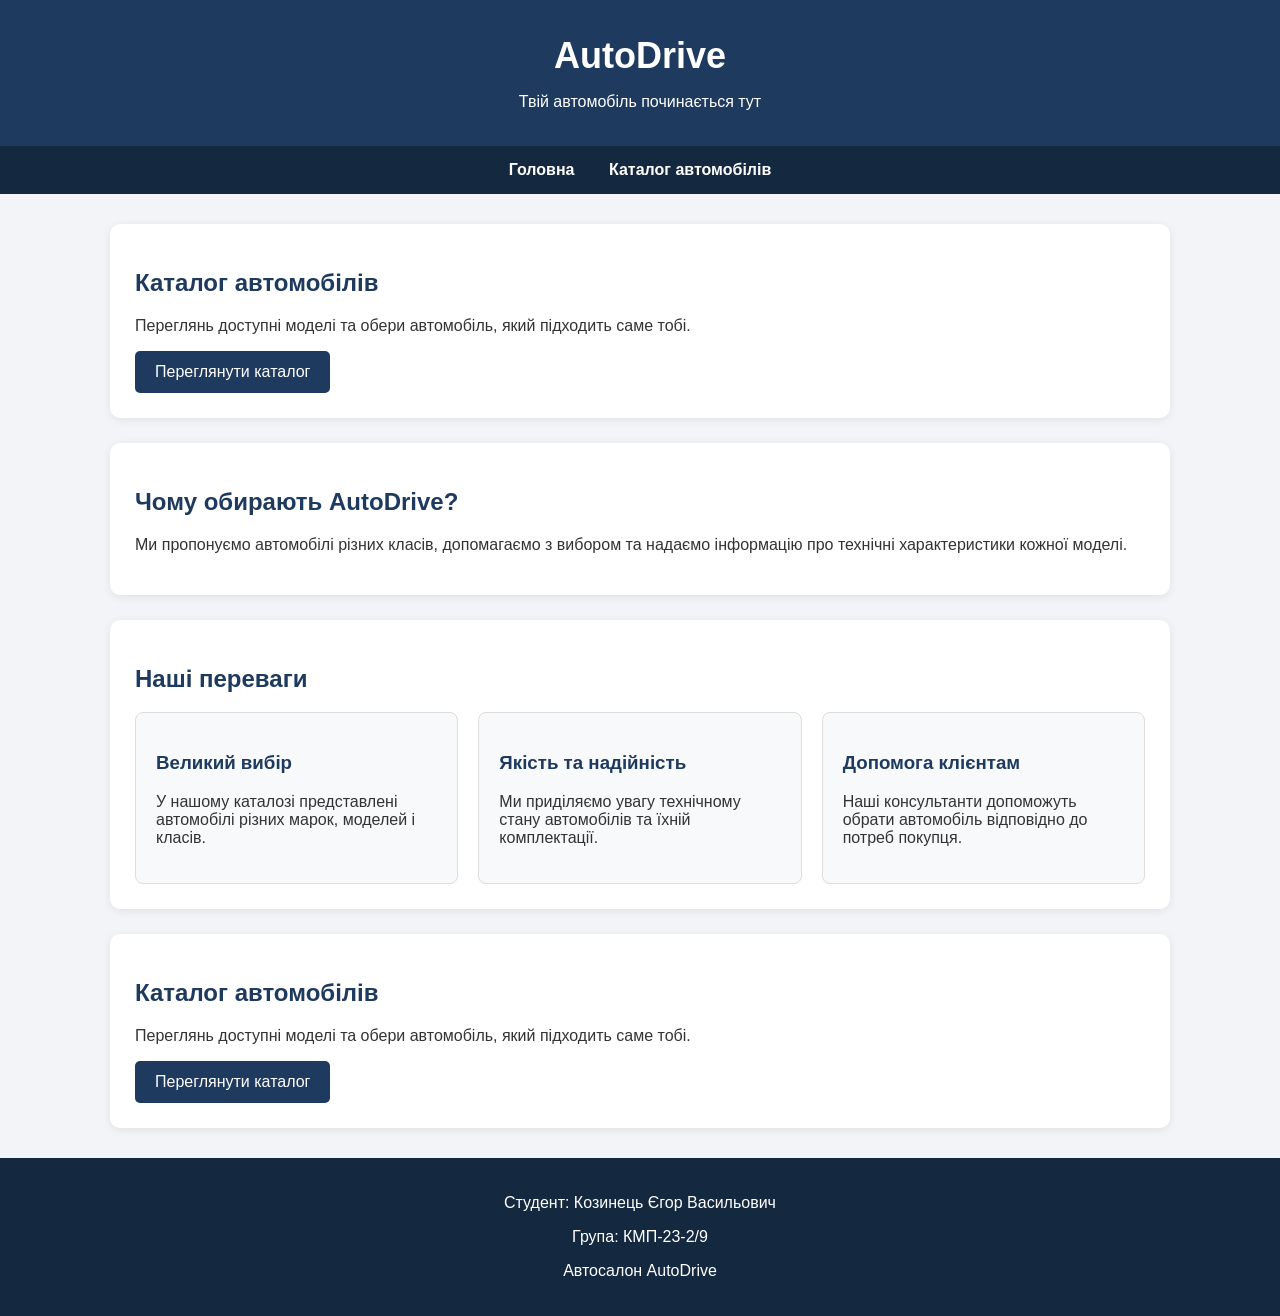
<file: index.html>
<!DOCTYPE html>
<html lang="uk">
<head>
    <meta charset="UTF-8">
    <meta name="viewport" content="width=device-width, initial-scale=1.0">
    <title>Автосалон AutoDrive</title>
    <link rel="stylesheet" href="style.css">
</head>
<body>

    <header>
        <h1>AutoDrive</h1>
        <p>Твій автомобіль починається тут</p>
    </header>

    <nav>
        <a href="index.html">Головна</a>
        <a href="cars.html">Каталог автомобілів</a>
    </nav>

    <main>
        <section>
    <h2>Каталог автомобілів</h2>
    <p>
        Переглянь доступні моделі та обери автомобіль,
        який підходить саме тобі.
    </p>

    <a class="button" href="cars.html">
        Переглянути каталог
    </a>
</section>

<section>
    <h2>Чому обирають AutoDrive?</h2>
    <p>
        Ми пропонуємо автомобілі різних класів,
        допомагаємо з вибором та надаємо інформацію
        про технічні характеристики кожної моделі.
    </p>
</section>

        <section>
            <h2>Наші переваги</h2>
            <div class="cards">
                <article class="card">
                    <h3>Великий вибір</h3>
                    <p>
                        У нашому каталозі представлені автомобілі
                        різних марок, моделей і класів.
                    </p>
                </article>

                <article class="card">
                    <h3>Якість та надійність</h3>
                    <p>
                        Ми приділяємо увагу технічному стану
                        автомобілів та їхній комплектації.
                    </p>
                </article>

                <article class="card">
                    <h3>Допомога клієнтам</h3>
                    <p>
                        Наші консультанти допоможуть обрати
                        автомобіль відповідно до потреб покупця.
                    </p>
                </article>
            </div>
        </section>

        <section>
            <h2>Каталог автомобілів</h2>
            <p>
                Переглянь доступні моделі та обери автомобіль,
                який підходить саме тобі.
            </p>
            <a class="button" href="cars.html">
                Переглянути каталог
            </a>
        </section>
    </main>

<footer>
    <p>Студент: Козинець Єгор Васильович</p>
    <p>Група: КМП-23-2/9</p>
    <p>Автосалон AutoDrive</p>
</footer>

</body>
</html>
</file>
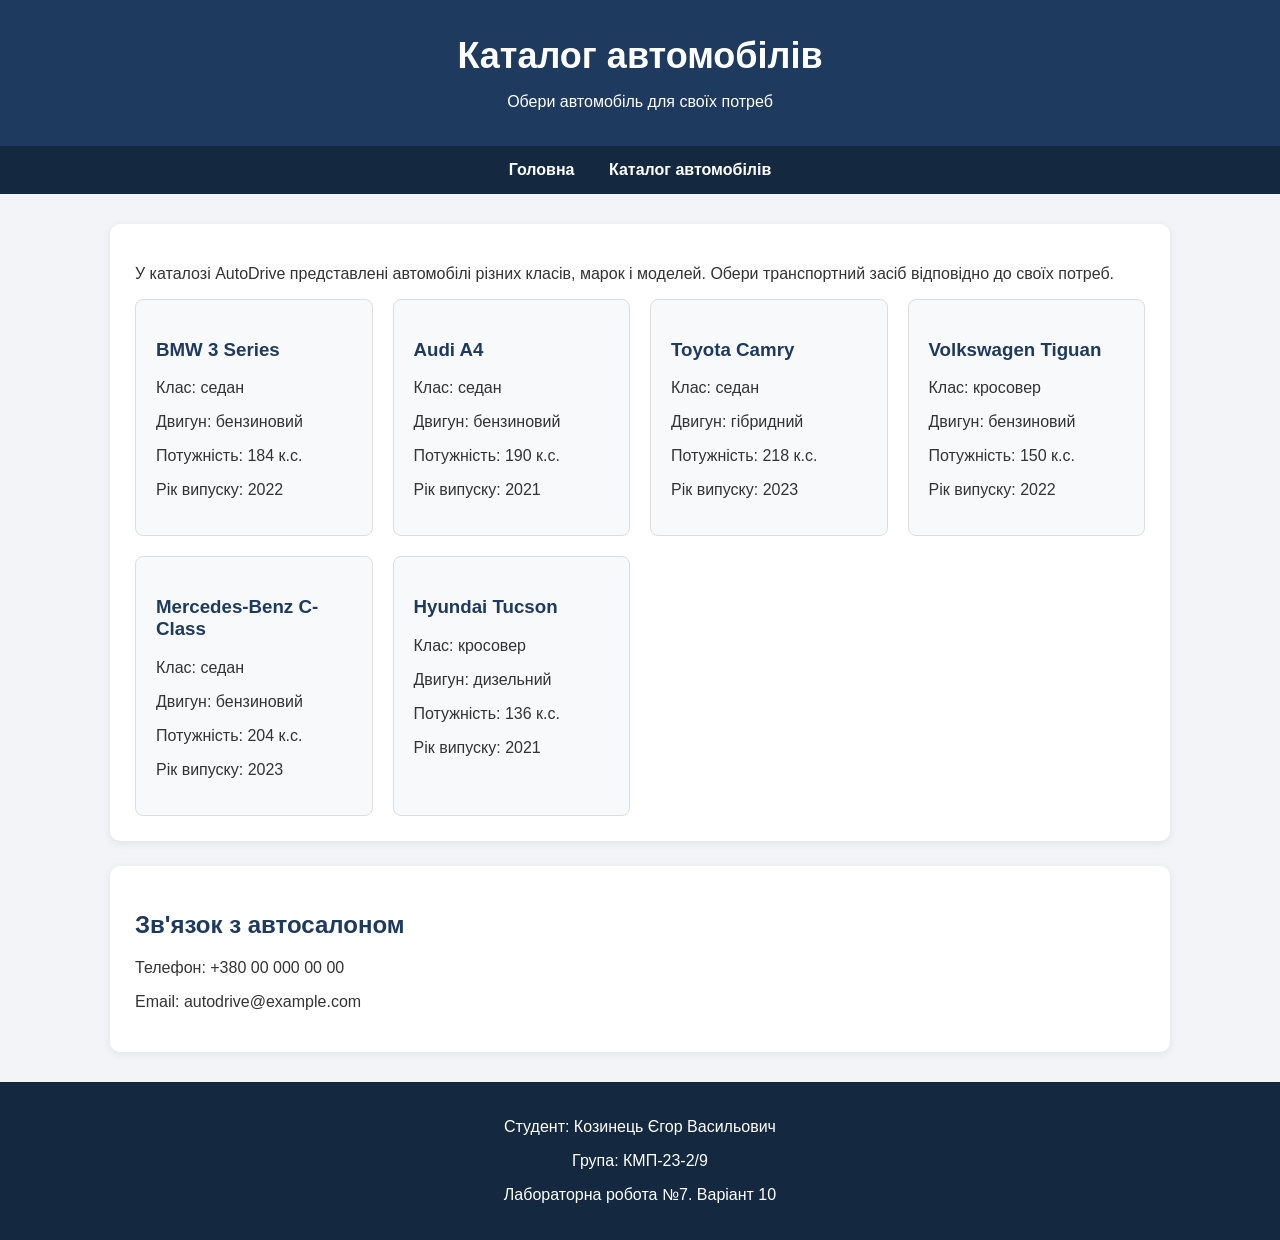
<file: cars.html>
<!DOCTYPE html>
<html lang="uk">
<head>
    <meta charset="UTF-8">
    <meta name="viewport" content="width=device-width, initial-scale=1.0">
    <title>Каталог автомобілів | AutoDrive</title>
    <link rel="stylesheet" href="style.css">
</head>
<body>

    <header>
        <h1>Каталог автомобілів</h1>
        <p>Обери автомобіль для своїх потреб</p>
    </header>

    <nav>
        <a href="index.html">Головна</a>
        <a href="cars.html">Каталог автомобілів</a>
    </nav>

    <main>
        <section>
            <p>
    У каталозі AutoDrive представлені автомобілі
    різних класів, марок і моделей.
    Обери транспортний засіб відповідно до своїх потреб.
</p>

            <div class="cards">
                <article class="card">
                    <h3>BMW 3 Series</h3>
                    <p>Клас: седан</p>
                    <p>Двигун: бензиновий</p>
                    <p>Потужність: 184 к.с.</p>
                    <p>Рік випуску: 2022</p>
                </article>

                <article class="card">
                    <h3>Audi A4</h3>
                    <p>Клас: седан</p>
                    <p>Двигун: бензиновий</p>
                    <p>Потужність: 190 к.с.</p>
                    <p>Рік випуску: 2021</p>
                </article>

                <article class="card">
                    <h3>Toyota Camry</h3>
                    <p>Клас: седан</p>
                    <p>Двигун: гібридний</p>
                    <p>Потужність: 218 к.с.</p>
                    <p>Рік випуску: 2023</p>
                </article>

                <article class="card">
                    <h3>Volkswagen Tiguan</h3>
                    <p>Клас: кросовер</p>
                    <p>Двигун: бензиновий</p>
                    <p>Потужність: 150 к.с.</p>
                    <p>Рік випуску: 2022</p>
                </article>

                <article class="card">
                    <h3>Mercedes-Benz C-Class</h3>
                    <p>Клас: седан</p>
                    <p>Двигун: бензиновий</p>
                    <p>Потужність: 204 к.с.</p>
                    <p>Рік випуску: 2023</p>
                </article>

                <article class="card">
                    <h3>Hyundai Tucson</h3>
                    <p>Клас: кросовер</p>
                    <p>Двигун: дизельний</p>
                    <p>Потужність: 136 к.с.</p>
                    <p>Рік випуску: 2021</p>
                </article>
            </div>
        </section>

        <section>
            <h2>Зв'язок з автосалоном</h2>
            <p>Телефон: +380 00 000 00 00</p>
            <p>Email: autodrive@example.com</p>
        </section>
    </main>

    <footer>
        <p>Студент: Козинець Єгор Васильович</p>
        <p>Група: КМП-23-2/9</p>
        <p>Лабораторна робота №7. Варіант 10</p>
    </footer>

</body>
</html>
</file>
<file: style.css>
* {
    box-sizing: border-box;
}

body {
    margin: 0;
    font-family: Arial, sans-serif;
    background-color: #f2f4f7;
    color: #333;
}

header {
    background-color: #1e3a5f;
    color: white;
    text-align: center;
    padding: 35px 20px;
}

header h1 {
    margin: 0;
    font-size: 36px;
}

header p {
    margin-bottom: 0;
}

nav {
    background-color: #14283f;
    text-align: center;
    padding: 15px;
}

nav a {
    color: white;
    text-decoration: none;
    margin: 0 15px;
    font-weight: bold;
}

nav a:hover {
    color: #f1c40f;
}

main {
    max-width: 1100px;
    margin: 30px auto;
    padding: 0 20px;
}

section {
    background-color: white;
    padding: 25px;
    margin-bottom: 25px;
    border-radius: 10px;
    box-shadow: 0 2px 8px rgba(0, 0, 0, 0.08);
}

section h2 {
    color: #1e3a5f;
}

.cards {
    display: grid;
    grid-template-columns: repeat(auto-fit, minmax(230px, 1fr));
    gap: 20px;
}

.card {
    background-color: #f8f9fa;
    padding: 20px;
    border: 1px solid #ddd;
    border-radius: 8px;
}

.card h3 {
    color: #1e3a5f;
}

.button {
    display: inline-block;
    background-color: #1e3a5f;
    color: white;
    padding: 12px 20px;
    text-decoration: none;
    border-radius: 5px;
}

.button:hover {
    background-color: #2e5988;
}

footer {
    background-color: #14283f;
    color: white;
    text-align: center;
    padding: 20px;
}
</file>
